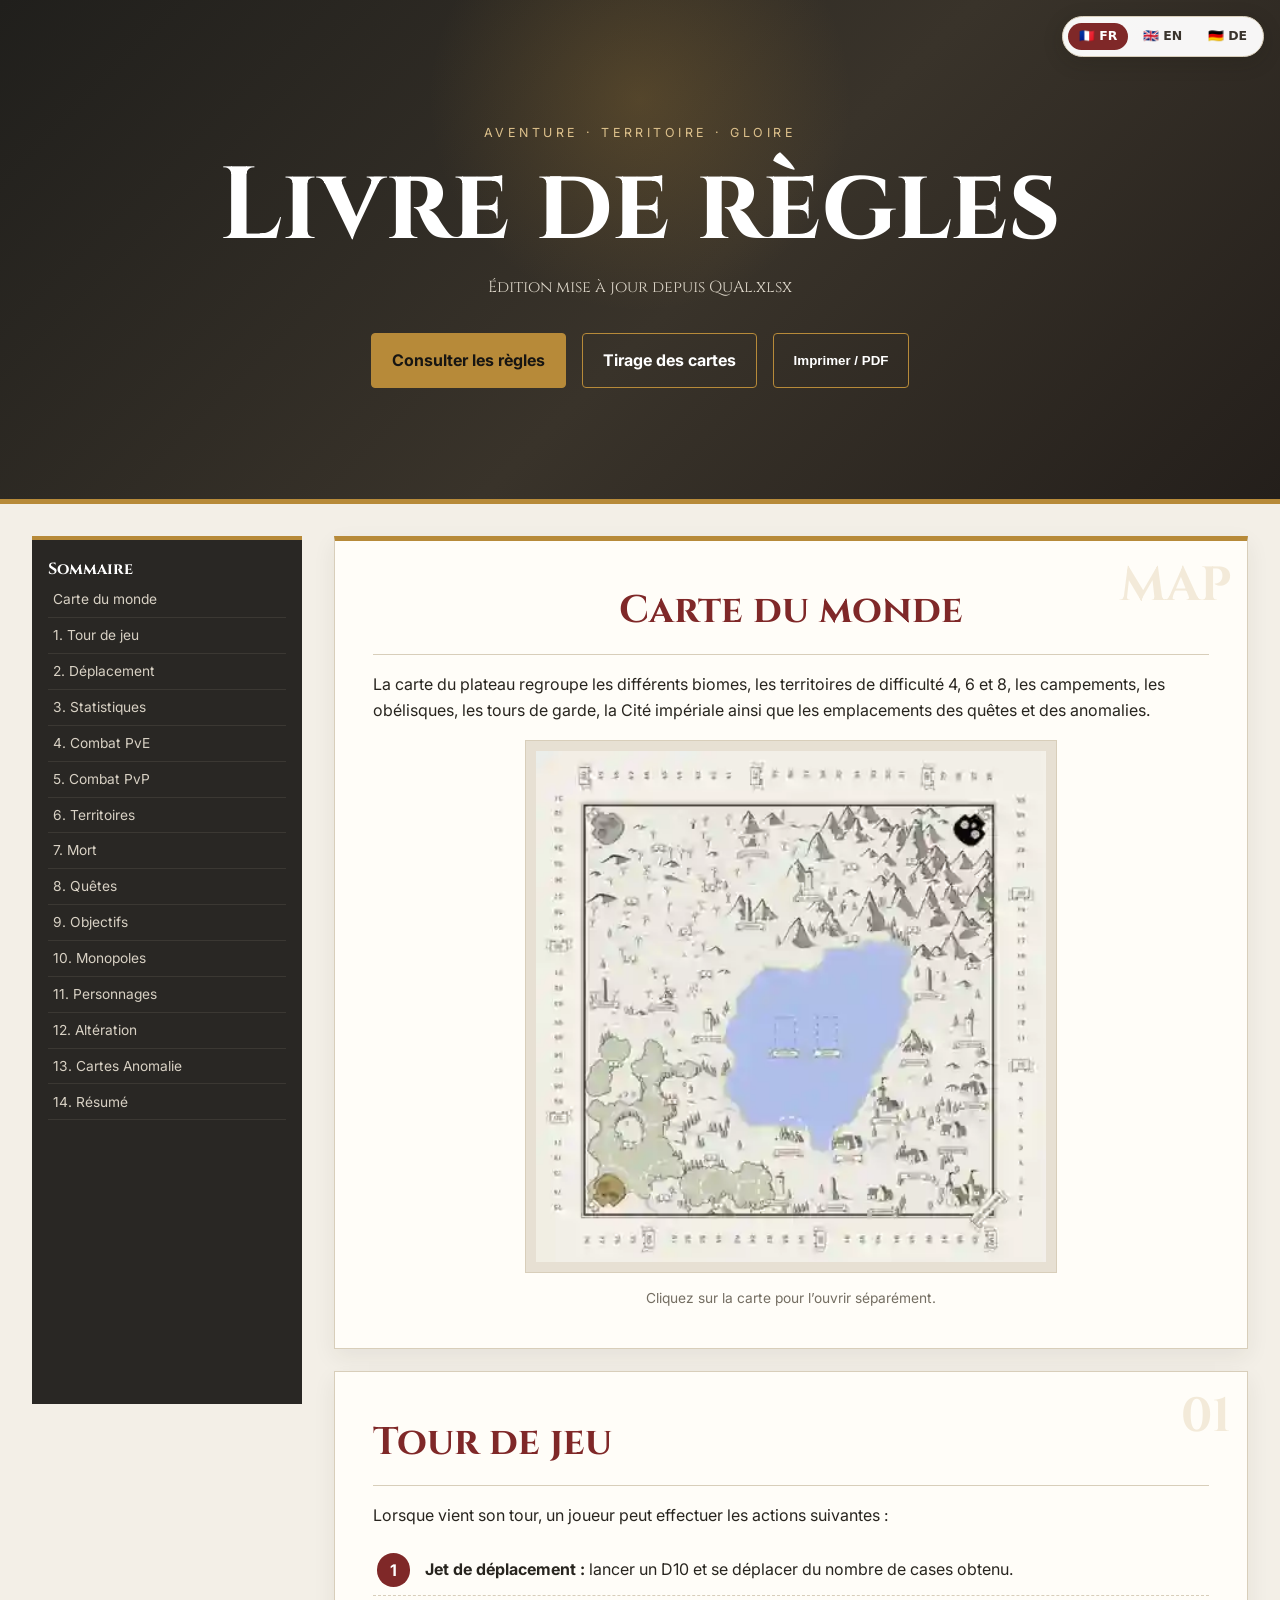
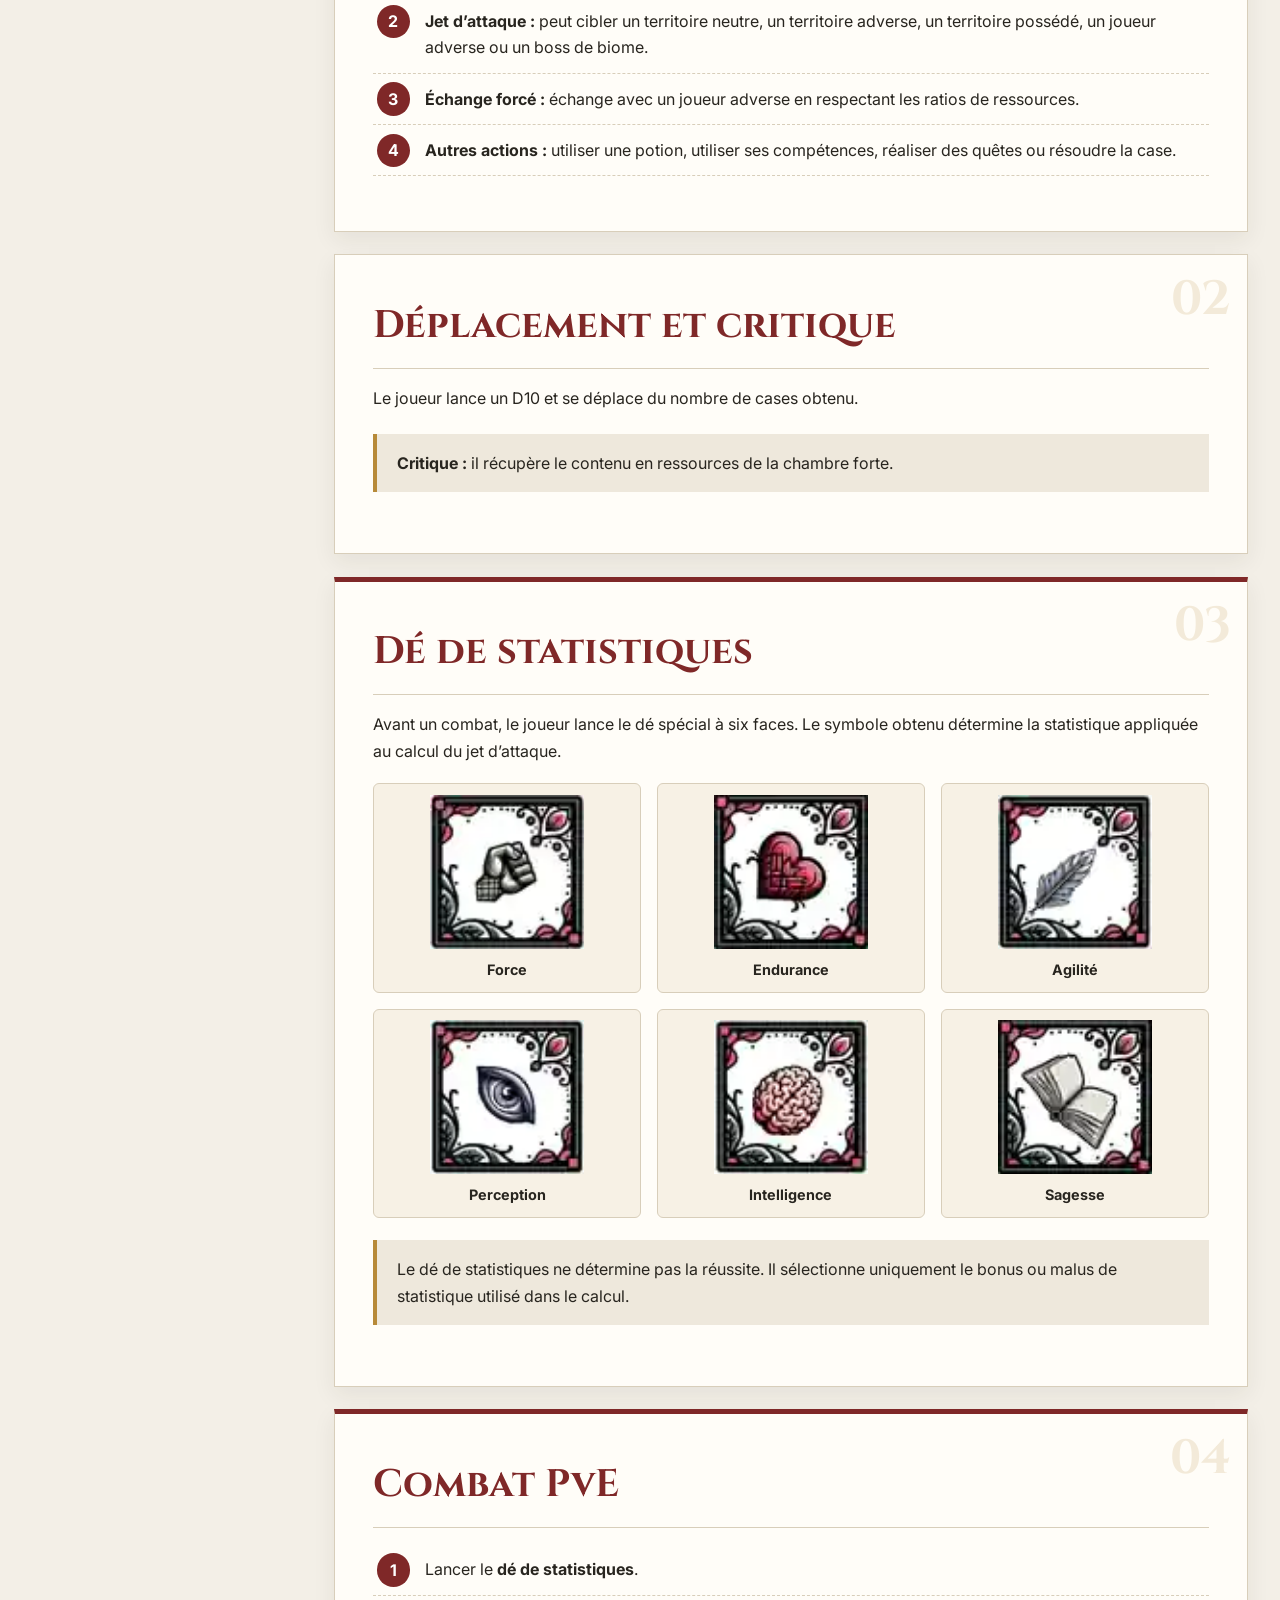
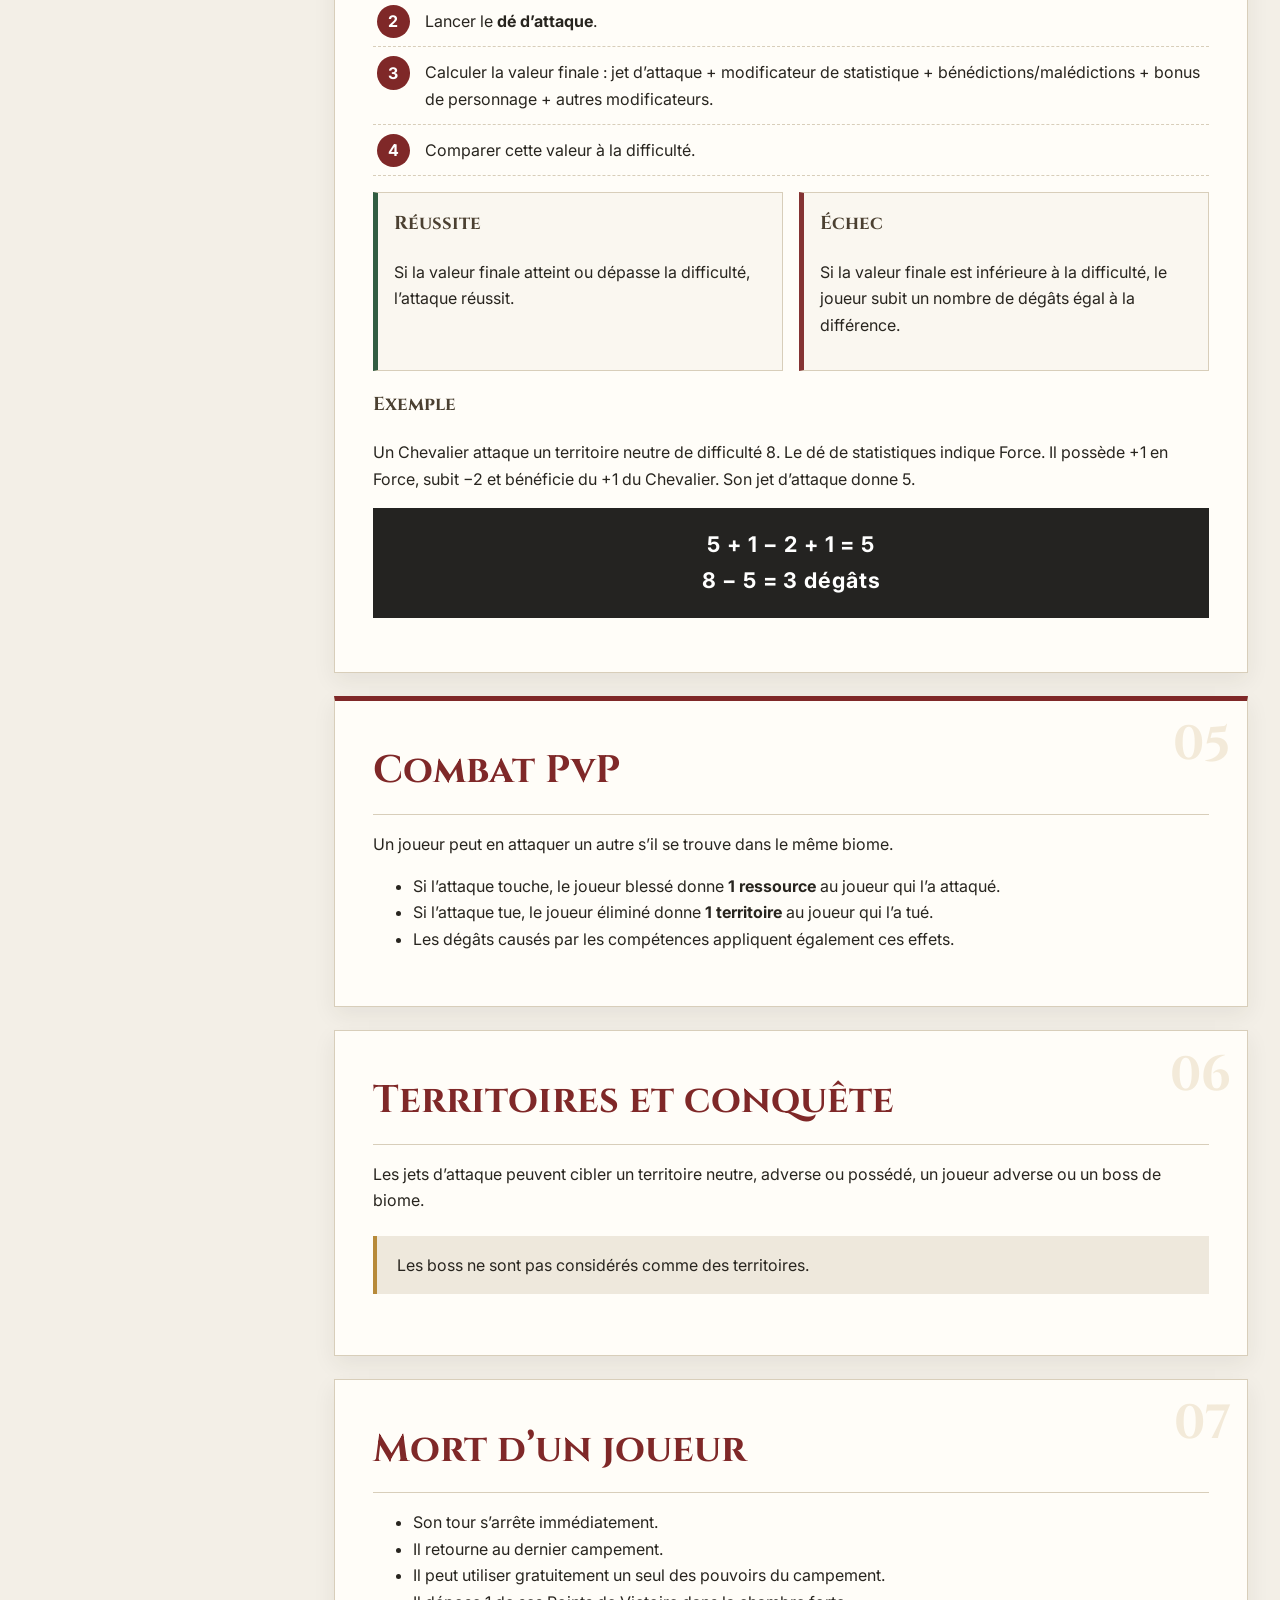
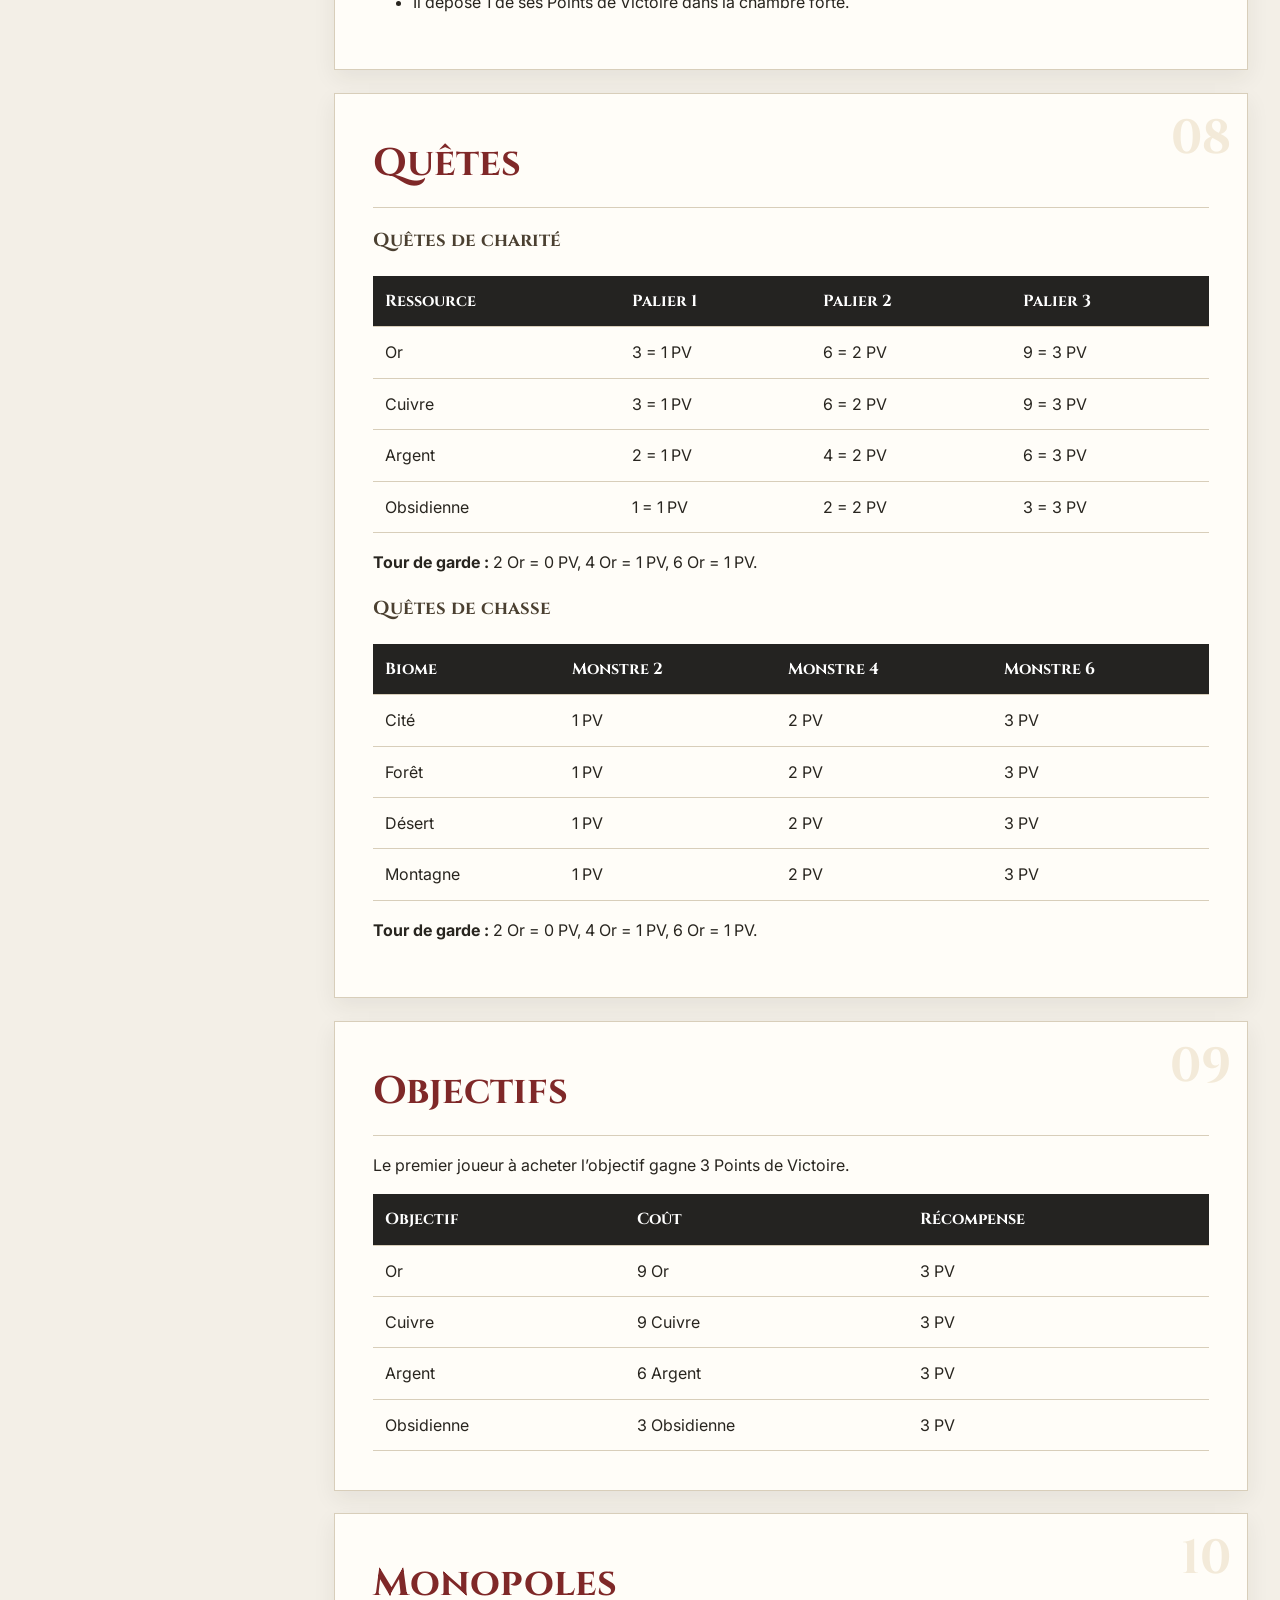
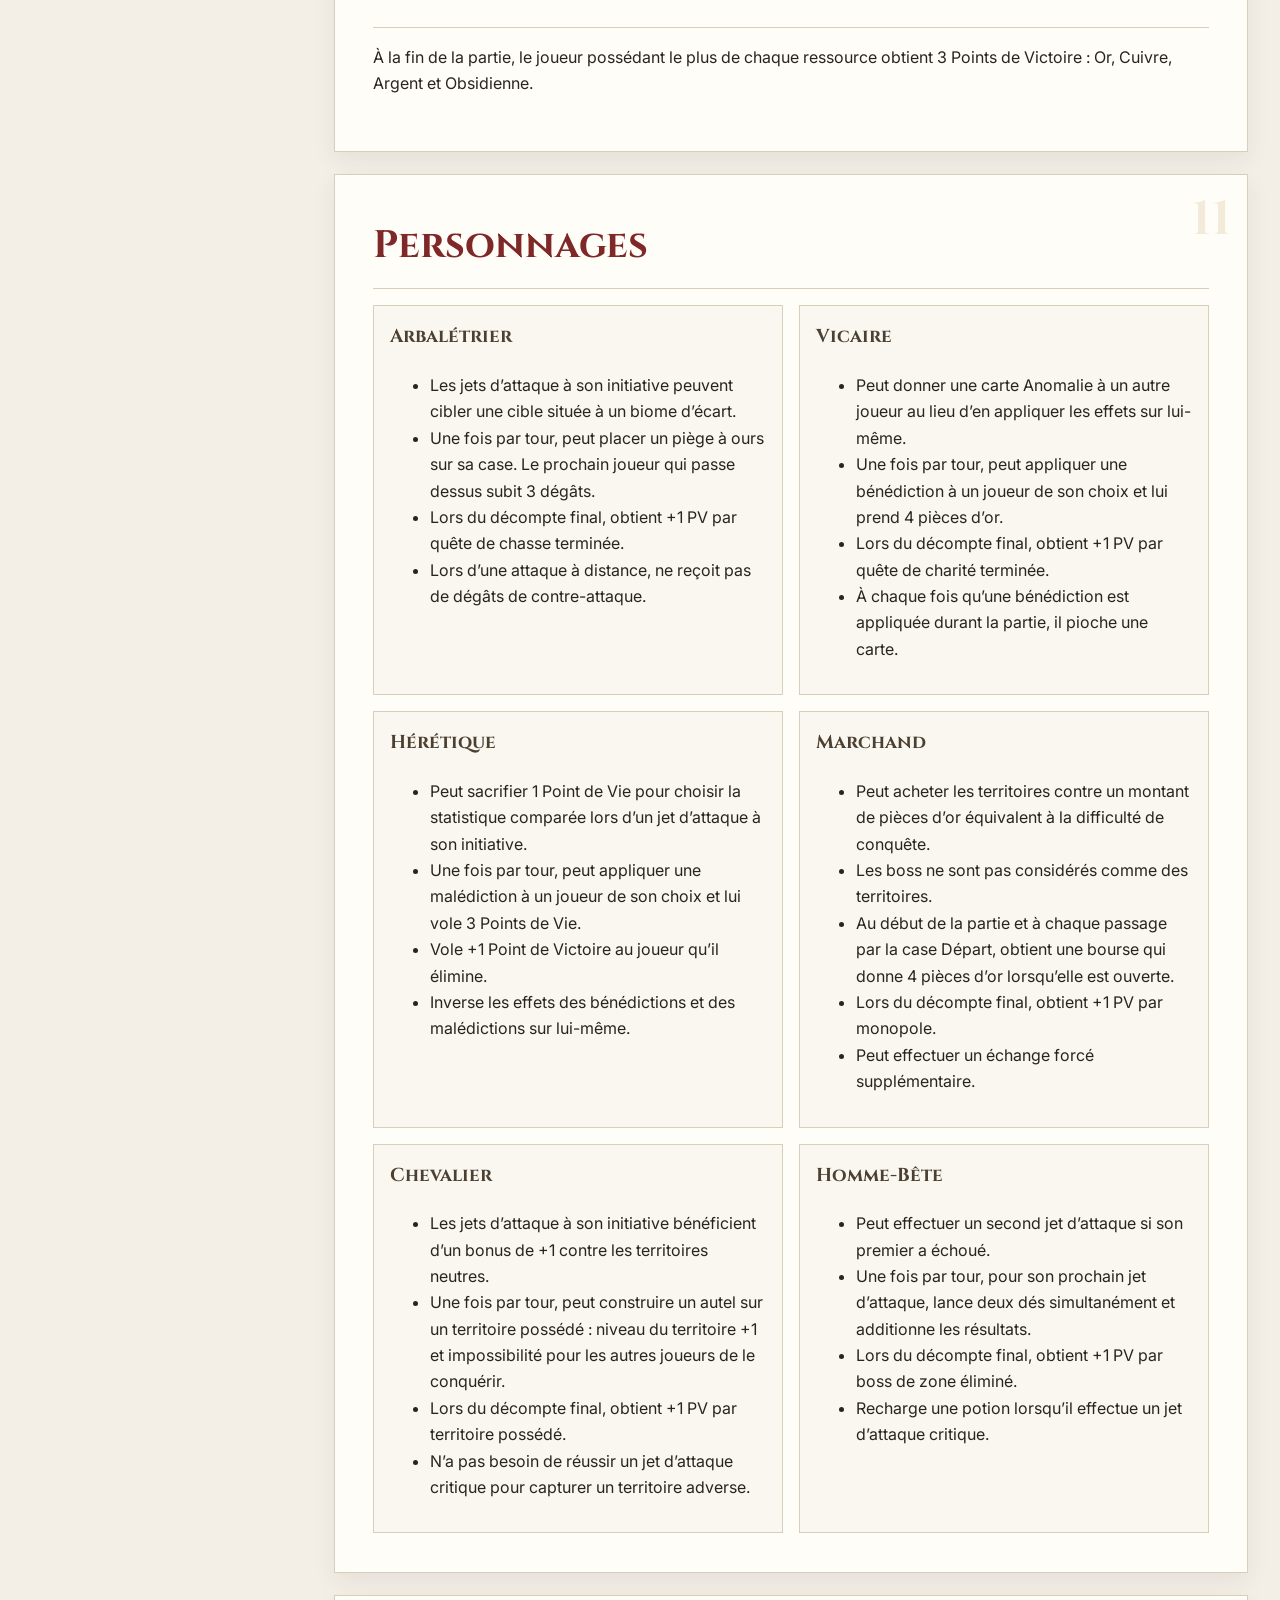
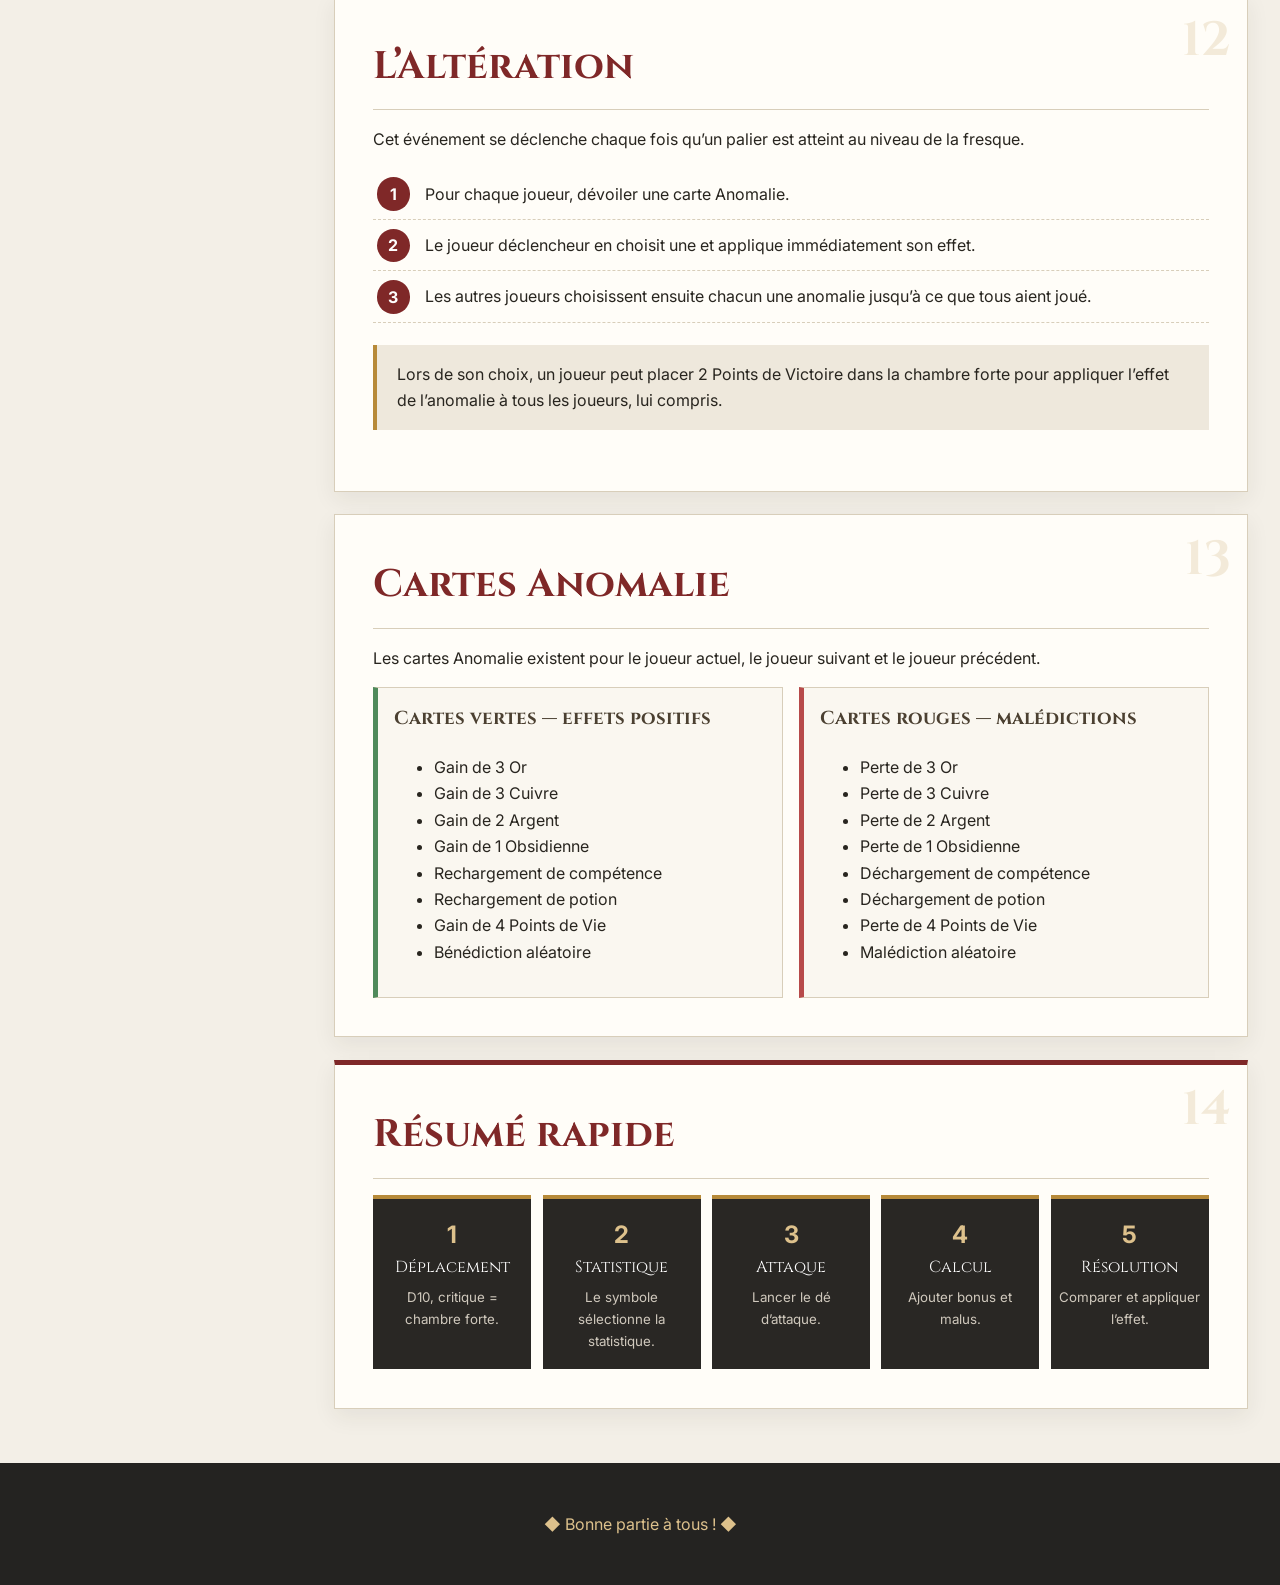
<file: index.html>
<!doctype html>
<html lang="fr">
<head>
  <meta charset="utf-8">
  <meta name="viewport" content="width=device-width, initial-scale=1">
  <meta name="description" content="Livret de règles complet du jeu">
  <title>Livre de règles</title>
  <link rel="stylesheet" href="styles.css">
</head>
<body>
<header class="hero"><div class="hero-inner"><p class="eyebrow">Aventure · Territoire · Gloire</p><h1>Livre de règles</h1><p class="subtitle">Édition mise à jour depuis QuAl.xlsx</p><div class="hero-actions"><a class="button primary" href="#sommaire">Consulter les règles</a><a class="button secondary" href="tirage/">Tirage des cartes</a><button class="button secondary" id="printBtn">Imprimer / PDF</button></div></div></header>
<div class="layout">
<aside class="sidebar" aria-label="Sommaire"><div class="sidebar-head"><strong>Sommaire</strong><button id="menuBtn" aria-label="Afficher ou masquer le sommaire">☰</button></div><nav id="sommaire">
<a href="#tour">1. Tour de jeu</a><a href="#deplacement">2. Déplacement</a><a href="#statistiques">3. Statistiques</a><a href="#pve">4. Combat PvE</a><a href="#pvp">5. Combat PvP</a><a href="#conquete">6. Territoires</a><a href="#mort">7. Mort</a><a href="#quetes">8. Quêtes</a><a href="#objectifs">9. Objectifs</a><a href="#monopoles">10. Monopoles</a><a href="#personnages">11. Personnages</a><a href="#alteration">12. Altération</a><a href="#anomalies">13. Cartes Anomalie</a><a href="#resume">14. Résumé</a>
</nav></aside>
<main>
<section id="tour" class="chapter"><span class="chapter-number">01</span><h2>Tour de jeu</h2><p>Lorsque vient son tour, un joueur peut effectuer les actions suivantes :</p><ol class="steps"><li><strong>Jet de déplacement :</strong> lancer un D10 et se déplacer du nombre de cases obtenu.</li><li><strong>Jet d’attaque :</strong> peut cibler un territoire neutre, un territoire adverse, un territoire possédé, un joueur adverse ou un boss de biome.</li><li><strong>Échange forcé :</strong> échange avec un joueur adverse en respectant les ratios de ressources.</li><li><strong>Autres actions :</strong> utiliser une potion, utiliser ses compétences, réaliser des quêtes ou résoudre la case.</li></ol></section>
<section id="deplacement" class="chapter"><span class="chapter-number">02</span><h2>Déplacement et critique</h2><p>Le joueur lance un D10 et se déplace du nombre de cases obtenu.</p><div class="rule"><strong>Critique :</strong> il récupère le contenu en ressources de la chambre forte.</div></section>
<section id="statistiques" class="chapter highlight"><span class="chapter-number">03</span><h2>Dé de statistiques</h2><p>Avant un combat, le joueur lance le dé spécial à six faces. Le symbole obtenu détermine la statistique appliquée au calcul du jet d’attaque.</p><div class="stats"><div>💪<span>Force</span></div><div>🛡️<span>Endurance</span></div><div>🏃<span>Agilité</span></div><div>👁️<span>Perception</span></div><div>🧠<span>Intelligence</span></div><div>📖<span>Sagesse</span></div></div><div class="rule">Le dé de statistiques ne détermine pas la réussite. Il sélectionne uniquement le bonus ou malus de statistique utilisé dans le calcul.</div></section>
<section id="pve" class="chapter highlight"><span class="chapter-number">04</span><h2>Combat PvE</h2><ol class="steps"><li>Lancer le <strong>dé de statistiques</strong>.</li><li>Lancer le <strong>dé d’attaque</strong>.</li><li>Calculer la valeur finale : jet d’attaque + modificateur de statistique + bénédictions/malédictions + bonus de personnage + autres modificateurs.</li><li>Comparer cette valeur à la difficulté.</li></ol><div class="grid two"><article class="card success"><h3>Réussite</h3><p>Si la valeur finale atteint ou dépasse la difficulté, l’attaque réussit.</p></article><article class="card danger"><h3>Échec</h3><p>Si la valeur finale est inférieure à la difficulté, le joueur subit un nombre de dégâts égal à la différence.</p></article></div><h3>Exemple</h3><p>Un Chevalier attaque un territoire neutre de difficulté 8. Le dé de statistiques indique Force. Il possède +1 en Force, subit −2 et bénéficie du +1 du Chevalier. Son jet d’attaque donne 5.</p><div class="calculation">5 + 1 − 2 + 1 = 5<br>8 − 5 = 3 dégâts</div></section>
<section id="pvp" class="chapter highlight"><span class="chapter-number">05</span><h2>Combat PvP</h2><p>Un joueur peut en attaquer un autre s’il se trouve dans le même biome.</p><ul><li>Si l’attaque touche, le joueur blessé donne <strong>1 ressource</strong> au joueur qui l’a attaqué.</li><li>Si l’attaque tue, le joueur éliminé donne <strong>1 territoire</strong> au joueur qui l’a tué.</li><li>Les dégâts causés par les compétences appliquent également ces effets.</li></ul></section>
<section id="conquete" class="chapter"><span class="chapter-number">06</span><h2>Territoires et conquête</h2><p>Les jets d’attaque peuvent cibler un territoire neutre, adverse ou possédé, un joueur adverse ou un boss de biome.</p><div class="rule">Les boss ne sont pas considérés comme des territoires.</div></section>
<section id="mort" class="chapter"><span class="chapter-number">07</span><h2>Mort d’un joueur</h2><ul><li>Son tour s’arrête immédiatement.</li><li>Il retourne au dernier campement.</li><li>Il peut utiliser gratuitement un seul des pouvoirs du campement.</li><li>Il dépose 1 de ses Points de Victoire dans la chambre forte.</li></ul></section>
<section id="quetes" class="chapter"><span class="chapter-number">08</span><h2>Quêtes</h2><h3>Quêtes de charité</h3><div class="table-wrap"><table><thead><tr><th>Ressource</th><th>Palier 1</th><th>Palier 2</th><th>Palier 3</th></tr></thead><tbody><tr><td>Or</td><td>3 = 1 PV</td><td>6 = 2 PV</td><td>9 = 3 PV</td></tr><tr><td>Cuivre</td><td>3 = 1 PV</td><td>6 = 2 PV</td><td>9 = 3 PV</td></tr><tr><td>Argent</td><td>2 = 1 PV</td><td>4 = 2 PV</td><td>6 = 3 PV</td></tr><tr><td>Obsidienne</td><td>1 = 1 PV</td><td>2 = 2 PV</td><td>3 = 3 PV</td></tr></tbody></table></div><p><strong>Tour de garde :</strong> 2 Or = 0 PV, 4 Or = 1 PV, 6 Or = 1 PV.</p><h3>Quêtes de chasse</h3><div class="table-wrap"><table><thead><tr><th>Biome</th><th>Monstre 2</th><th>Monstre 4</th><th>Monstre 6</th></tr></thead><tbody><tr><td>Cité</td><td>1 PV</td><td>2 PV</td><td>3 PV</td></tr><tr><td>Forêt</td><td>1 PV</td><td>2 PV</td><td>3 PV</td></tr><tr><td>Désert</td><td>1 PV</td><td>2 PV</td><td>3 PV</td></tr><tr><td>Montagne</td><td>1 PV</td><td>2 PV</td><td>3 PV</td></tr></tbody></table></div><p><strong>Tour de garde :</strong> 2 Or = 0 PV, 4 Or = 1 PV, 6 Or = 1 PV.</p></section>
<section id="objectifs" class="chapter"><span class="chapter-number">09</span><h2>Objectifs</h2><p>Le premier joueur à acheter l’objectif gagne 3 Points de Victoire.</p><div class="table-wrap"><table><thead><tr><th>Objectif</th><th>Coût</th><th>Récompense</th></tr></thead><tbody><tr><td>Or</td><td>9 Or</td><td>3 PV</td></tr><tr><td>Cuivre</td><td>9 Cuivre</td><td>3 PV</td></tr><tr><td>Argent</td><td>6 Argent</td><td>3 PV</td></tr><tr><td>Obsidienne</td><td>3 Obsidienne</td><td>3 PV</td></tr></tbody></table></div></section>
<section id="monopoles" class="chapter"><span class="chapter-number">10</span><h2>Monopoles</h2><p>À la fin de la partie, le joueur possédant le plus de chaque ressource obtient 3 Points de Victoire : Or, Cuivre, Argent et Obsidienne.</p></section>
<section id="personnages" class="chapter"><span class="chapter-number">11</span><h2>Personnages</h2><div class="characters">
<article class="character"><h3>Arbalétrier</h3><ul><li>Les jets d’attaque à son initiative peuvent cibler une cible située à un biome d’écart.</li><li>Une fois par tour, peut placer un piège à ours sur sa case. Le prochain joueur qui passe dessus subit 3 dégâts.</li><li>Lors du décompte final, obtient +1 PV par quête de chasse terminée.</li><li>Lors d’une attaque à distance, ne reçoit pas de dégâts de contre-attaque.</li></ul></article>
<article class="character"><h3>Vicaire</h3><ul><li>Peut donner une carte Anomalie à un autre joueur au lieu d’en appliquer les effets sur lui-même.</li><li>Une fois par tour, peut appliquer une bénédiction à un joueur de son choix et lui prend 4 pièces d’or.</li><li>Lors du décompte final, obtient +1 PV par quête de charité terminée.</li><li>À chaque fois qu’une bénédiction est appliquée durant la partie, il pioche une carte.</li></ul></article>
<article class="character"><h3>Hérétique</h3><ul><li>Peut sacrifier 1 Point de Vie pour choisir la statistique comparée lors d’un jet d’attaque à son initiative.</li><li>Une fois par tour, peut appliquer une malédiction à un joueur de son choix et lui vole 3 Points de Vie.</li><li>Vole +1 Point de Victoire au joueur qu’il élimine.</li><li>Inverse les effets des bénédictions et des malédictions sur lui-même.</li></ul></article>
<article class="character"><h3>Marchand</h3><ul><li>Peut acheter les territoires contre un montant de pièces d’or équivalent à la difficulté de conquête.</li><li>Les boss ne sont pas considérés comme des territoires.</li><li>Au début de la partie et à chaque passage par la case Départ, obtient une bourse qui donne 4 pièces d’or lorsqu’elle est ouverte.</li><li>Lors du décompte final, obtient +1 PV par monopole.</li><li>Peut effectuer un échange forcé supplémentaire.</li></ul></article>
<article class="character"><h3>Chevalier</h3><ul><li>Les jets d’attaque à son initiative bénéficient d’un bonus de +1 contre les territoires neutres.</li><li>Une fois par tour, peut construire un autel sur un territoire possédé : niveau du territoire +1 et impossibilité pour les autres joueurs de le conquérir.</li><li>Lors du décompte final, obtient +1 PV par territoire possédé.</li><li>N’a pas besoin de réussir un jet d’attaque critique pour capturer un territoire adverse.</li></ul></article>
<article class="character"><h3>Homme-Bête</h3><ul><li>Peut effectuer un second jet d’attaque si son premier a échoué.</li><li>Une fois par tour, pour son prochain jet d’attaque, lance deux dés simultanément et additionne les résultats.</li><li>Lors du décompte final, obtient +1 PV par boss de zone éliminé.</li><li>Recharge une potion lorsqu’il effectue un jet d’attaque critique.</li></ul></article>
</div></section>
<section id="alteration" class="chapter"><span class="chapter-number">12</span><h2>L’Altération</h2><p>Cet événement se déclenche chaque fois qu’un palier est atteint au niveau de la fresque.</p><ol class="steps"><li>Pour chaque joueur, dévoiler une carte Anomalie.</li><li>Le joueur déclencheur en choisit une et applique immédiatement son effet.</li><li>Les autres joueurs choisissent ensuite chacun une anomalie jusqu’à ce que tous aient joué.</li></ol><div class="rule">Lors de son choix, un joueur peut placer 2 Points de Victoire dans la chambre forte pour appliquer l’effet de l’anomalie à tous les joueurs, lui compris.</div></section>
<section id="anomalies" class="chapter"><span class="chapter-number">13</span><h2>Cartes Anomalie</h2><p>Les cartes Anomalie existent pour le joueur actuel, le joueur suivant et le joueur précédent.</p><div class="grid two"><article class="card anomaly-good"><h3>Cartes vertes — effets positifs</h3><ul><li>Gain de 3 Or</li><li>Gain de 3 Cuivre</li><li>Gain de 2 Argent</li><li>Gain de 1 Obsidienne</li><li>Rechargement de compétence</li><li>Rechargement de potion</li><li>Gain de 4 Points de Vie</li><li>Bénédiction aléatoire</li></ul></article><article class="card anomaly-bad"><h3>Cartes rouges — malédictions</h3><ul><li>Perte de 3 Or</li><li>Perte de 3 Cuivre</li><li>Perte de 2 Argent</li><li>Perte de 1 Obsidienne</li><li>Déchargement de compétence</li><li>Déchargement de potion</li><li>Perte de 4 Points de Vie</li><li>Malédiction aléatoire</li></ul></article></div></section>
<section id="resume" class="chapter highlight"><span class="chapter-number">14</span><h2>Résumé rapide</h2><div class="combat-flow"><div><b>1</b><span>Déplacement</span><small>D10, critique = chambre forte.</small></div><div><b>2</b><span>Statistique</span><small>Le symbole sélectionne la statistique.</small></div><div><b>3</b><span>Attaque</span><small>Lancer le dé d’attaque.</small></div><div><b>4</b><span>Calcul</span><small>Ajouter bonus et malus.</small></div><div><b>5</b><span>Résolution</span><small>Comparer et appliquer l’effet.</small></div></div></section>
</main></div><footer><p>◆ Bonne partie à tous ! ◆</p></footer><script src="script.js"></script></body></html>
</file>
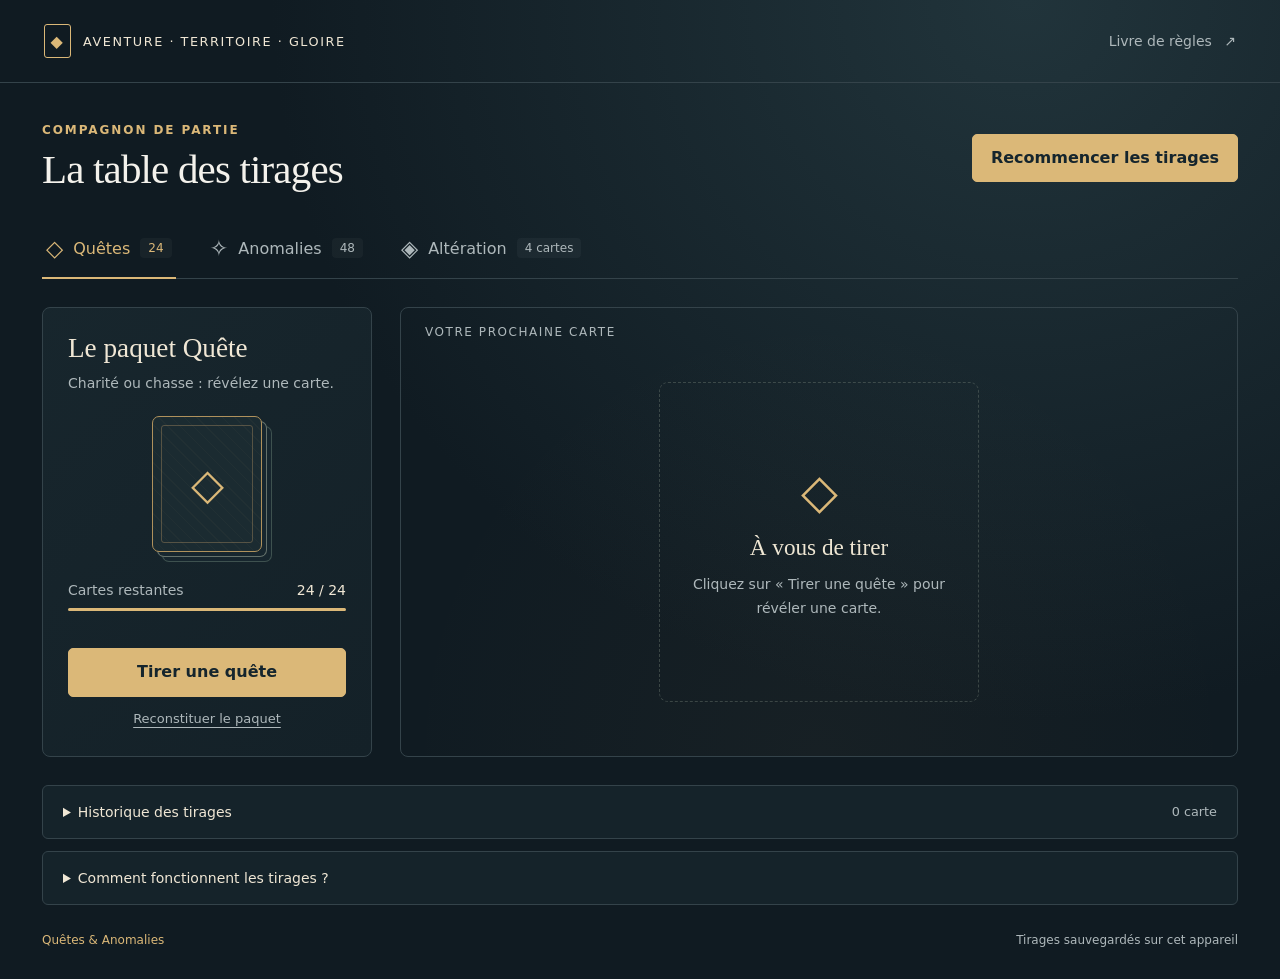
<file: tirage/index.html>
<!doctype html>
<html lang="fr">
<head>
  <meta charset="utf-8">
  <meta name="viewport" content="width=device-width, initial-scale=1">
  <meta name="theme-color" content="#111e24">
  <meta name="description" content="Piochez vos cartes Quête et Anomalie et résolvez l’Altération selon le nombre de joueurs, à partir du livre de règles.">
  <title>La table des tirages · Quêtes & Anomalies</title>
  <link rel="icon" type="image/svg+xml" href="data:image/svg+xml,%3Csvg xmlns='http://www.w3.org/2000/svg' viewBox='0 0 32 32'%3E%3Crect width='32' height='32' rx='7' fill='%23111e24'/%3E%3Crect x='8' y='4' width='17' height='24' rx='3' fill='none' stroke='%23d8b477' stroke-width='2'/%3E%3Cpath d='M16.5 10 21 16l-4.5 6L12 16Z' fill='%23d8b477'/%3E%3C/svg%3E">
  <link rel="stylesheet" href="style.css?v=2">
  <script type="module" src="app.mjs?v=3"></script>
</head>
<body>
  <header class="topbar">
    <a class="brand" href="../" aria-label="Ouvrir le livre de règles"><span class="brand-mark" aria-hidden="true">◆</span><span>Aventure · Territoire · Gloire</span></a>
    <a href="../" class="book-link">Livre de règles <span aria-hidden="true">↗</span></a>
  </header>
  <main class="shell">
    <div class="page-title"><div><p class="eyebrow">Compagnon de partie</p><h1>La table des tirages</h1></div><button id="restart-draws" class="primary-button restart-button" type="button">Recommencer les tirages</button></div>
    <nav class="mode-tabs" role="tablist" aria-label="Type de tirage">
      <button id="tab-quete" role="tab" aria-controls="play-area" aria-selected="true" data-mode="quete"><span aria-hidden="true">◇</span> Quêtes <small id="quest-count">24</small></button>
      <button id="tab-anomalie" role="tab" aria-controls="play-area" aria-selected="false" tabindex="-1" data-mode="anomalie"><span aria-hidden="true">✧</span> Anomalies <small id="anomaly-count">48</small></button>
      <button id="tab-alteration" role="tab" aria-controls="play-area" aria-selected="false" tabindex="-1" data-mode="alteration"><span aria-hidden="true">◈</span> Altération <small id="event-count">4 cartes</small></button>
    </nav>
    <section id="play-area" role="tabpanel" aria-labelledby="tab-quete" tabindex="0"></section>
    <section class="bottom-section">
      <details class="journal" id="journal"><summary>Historique des tirages <span id="history-count">0 carte</span></summary><div id="history-list"></div></details>
      <details class="help"><summary>Comment fonctionnent les tirages ?</summary><div class="help-content">
        <h2>Tirer les cartes</h2><p>Ouvrez Quêtes ou Anomalies et cliquez sur le bouton de tirage. Dans Altération, indiquez le nombre de joueurs pour révéler autant d’anomalies en une fois. Vous pouvez enchaîner les tirages librement.</p>
        <p>Les mentions « joueur actuel », « joueur suivant » et « joueur précédent » sont celles des cartes. Vous appliquez les effets directement autour de la table.</p>
        <h2>Composition des paquets</h2><p>Le livret ne précise pas le nombre d’exemplaires. L’application utilise <strong>48 anomalies</strong> : 16 effets × 3 cibles, et <strong>24 quêtes</strong> : 12 de charité et 12 de chasse. Chaque combinaison a un exemplaire et la même probabilité de sortie.</p>
        <p>La pioche Anomalie est commune aux tirages individuels et à l’Altération. Les tirages se font <strong>sans remise</strong>. Le bouton « Reconstituer le paquet » remet toutes les cartes de ce paquet en jeu, après confirmation.</p>
        <p>Le livret actuel ne chiffre pas les paliers de la fresque : déclenchez l’Altération manuellement quand un palier est atteint. Les coûts et récompenses affichés sont ceux du livret, sans effet supplémentaire.</p>
        <p>Les tirages sont enregistrés uniquement dans ce navigateur. Ils ne sont pas synchronisés entre appareils. Le journal conserve les 200 dernières opérations.</p>
        <a href="https://github.com/kitout3/livre-de-regle/blob/fa0b3f6062b680fd73b447af3642576746ec080a/index.html" target="_blank" rel="noopener">Consulter la version des règles utilisée</a>
      </div></details>
    </section>
    <footer class="footer"><span>Quêtes & Anomalies</span><span id="save-state">Tirages sauvegardés sur cet appareil</span></footer>
  </main>
  <div id="status" class="toast" role="status" aria-live="polite"></div>
  <dialog id="action-dialog" aria-labelledby="dialog-title"><div class="dialog-body"><p class="eyebrow" id="dialog-eyebrow">La table des tirages</p><h2 id="dialog-title"></h2><div id="dialog-content"></div><div class="dialog-actions"><button id="dialog-cancel" class="quiet-button">Annuler</button><button id="dialog-confirm" class="primary-button">Confirmer</button></div></div></dialog>
  <noscript>Activez JavaScript dans votre navigateur pour tirer les cartes.</noscript>
</body>
</html>
</file>
<file: styles.css>
@import url('https://fonts.googleapis.com/css2?family=Cinzel:wght@500;600;700&family=Inter:wght@400;500;600;700&display=swap');
:root{--bg:#f3efe7;--paper:#fffdf8;--ink:#28251f;--muted:#746e62;--line:#d8ceba;--red:#7f2828;--gold:#b78a39;--dark:#242321;--green:#315d42;--danger:#843333}
*{box-sizing:border-box}html{scroll-behavior:smooth}body{margin:0;background:var(--bg);color:var(--ink);font-family:Inter,system-ui,sans-serif;line-height:1.65}p,li,td,dd,.rule,.card,.character,.event{font-family:Inter,system-ui,sans-serif}h1,h2,h3,h4,h5,h6,.sidebar-head,th,.chapter-number,.combat-flow span,footer{font-family:Cinzel,serif}
.hero{min-height:56vh;display:grid;place-items:center;text-align:center;color:white;background:radial-gradient(circle at 50% 20%,rgba(183,138,57,.25),transparent 28%),linear-gradient(135deg,#201f1c,#39332a 55%,#241f1b);border-bottom:5px solid var(--gold)}
.hero-inner{padding:3rem 1rem}.eyebrow{text-transform:uppercase;letter-spacing:.28em;color:#ddc18c;font-size:.78rem}.hero h1{font-size:clamp(3rem,8vw,6.5rem);margin:.3rem 0;line-height:1}.subtitle{font-family:Cinzel,serif;color:#d9d2c5}
.hero-actions{display:flex;justify-content:center;gap:1rem;margin-top:2rem;flex-wrap:wrap}.button{border:1px solid var(--gold);padding:.85rem 1.25rem;border-radius:4px;font-weight:700;cursor:pointer;text-decoration:none}.primary{background:var(--gold);color:#171512}.secondary{background:transparent;color:white}
.layout{max-width:1360px;margin:auto;display:grid;grid-template-columns:270px minmax(0,1fr);gap:2rem;padding:2rem}
.sidebar{position:sticky;top:1rem;height:calc(100vh - 2rem);overflow:auto;background:#292724;color:white;border-top:4px solid var(--gold);padding:1rem}.sidebar-head{display:flex;justify-content:space-between}.sidebar a{display:block;color:#d8d1c4;text-decoration:none;padding:.38rem .3rem;border-bottom:1px solid #3b3833;font-size:.86rem}.sidebar a:hover{color:white;padding-left:.6rem}.sidebar button{display:none}
main{min-width:0}.chapter{position:relative;background:var(--paper);border:1px solid var(--line);box-shadow:0 8px 22px rgba(49,42,29,.07);padding:clamp(1.3rem,3vw,3rem);margin-bottom:1.4rem;scroll-margin-top:1rem}.chapter h2{color:var(--red);font-size:clamp(1.55rem,3vw,2.5rem);margin:0 0 1rem;border-bottom:1px solid var(--line);padding-bottom:.7rem}.chapter h3{color:#4b4031}.chapter-number{position:absolute;right:1rem;top:.3rem;font-size:3rem;color:rgba(183,138,57,.16);font-weight:700}.highlight{border-top:5px solid var(--red)}
.rule{margin:1.4rem 0;padding:1rem 1.2rem;background:#eee8dc;border-left:4px solid var(--gold)}.grid{display:grid;gap:1rem}.grid.two{grid-template-columns:repeat(2,minmax(0,1fr))}.card,.character,.event{border:1px solid var(--line);background:#faf7f0;padding:1rem}.card h3,.character h3,.event h3{margin-top:0}.success{border-left:5px solid var(--green)}.danger{border-left:5px solid var(--danger)}
.anomaly-good,.anomaly-bad{border:1px solid var(--line);background:#faf7f0}.anomaly-good{border-left:5px solid #4f8a5b}.anomaly-bad{border-left:5px solid #b74a4a}.anomaly-good h3,.anomaly-bad h3{color:#4b4031}
table{width:100%;border-collapse:collapse}th,td{padding:.75rem;text-align:left;border-bottom:1px solid var(--line)}th{background:var(--dark);color:white}.total{font-weight:700;background:#eee8dc}.table-wrap{overflow:auto}
.steps{counter-reset:item;list-style:none;padding:0}.steps li{position:relative;padding:.75rem .5rem .75rem 3.2rem;border-bottom:1px dashed var(--line)}.steps li:before{counter-increment:item;content:counter(item);position:absolute;left:.2rem;top:.55rem;width:2.1rem;height:2.1rem;border-radius:50%;display:grid;place-items:center;background:var(--red);color:white;font-weight:700}
.stats{display:grid;grid-template-columns:repeat(6,1fr);gap:.7rem;margin:1.2rem 0}.stats div{display:grid;place-items:center;gap:.3rem;padding:1rem .3rem;border:1px solid var(--line);background:#f7f1e5;font-size:1.7rem}.stats span{font-size:.8rem;font-weight:700}
.calculation{text-align:center;background:var(--dark);color:white;padding:1.2rem;font-size:1.35rem;font-weight:700;letter-spacing:.04em;margin:1rem 0}
.characters{display:grid;grid-template-columns:repeat(2,minmax(0,1fr));gap:1rem}.event{margin:1rem 0;border-left:4px solid var(--red)}
.combat-flow{display:grid;grid-template-columns:repeat(5,1fr);gap:.7rem}.combat-flow div{background:#292724;color:white;text-align:center;padding:1rem .5rem;border-top:4px solid var(--gold)}.combat-flow b{display:block;font-size:1.5rem;color:#ddc18c}.combat-flow span{display:block}.combat-flow small{display:block;color:#d0c9bd;margin-top:.4rem}
dl{display:grid;grid-template-columns:220px 1fr;margin:0}dt,dd{margin:0;padding:.8rem;border-bottom:1px solid var(--line)}dt{font-weight:700;color:var(--red)}
footer{text-align:center;padding:2rem;background:#242321;color:#ddc18c}
@media(max-width:900px){.layout{display:block;padding:0}.sidebar{position:sticky;top:0;height:auto;z-index:5}.sidebar nav{display:none;max-height:55vh;overflow:auto}.sidebar.open nav{display:block}.sidebar button{display:block;background:none;border:0;color:white;font-size:1.2rem}.chapter{margin:0;border-width:0 0 1px}.grid.two,.characters{grid-template-columns:1fr}.stats{grid-template-columns:repeat(3,1fr)}.combat-flow{grid-template-columns:1fr 1fr}.hero{min-height:45vh}}
@media print{.hero{min-height:auto;padding:2rem}.hero-actions,.sidebar{display:none}.layout{display:block;padding:0}.chapter{box-shadow:none;break-inside:avoid;border:0;border-bottom:1px solid #bbb}.chapter-number{color:#ddd}body{background:white}.combat-flow{grid-template-columns:repeat(5,1fr)}}
.language-switcher{position:fixed;top:1rem;right:1rem;z-index:1000;display:flex;gap:.3rem;padding:.35rem;background:rgba(255,255,255,.96);border:1px solid var(--line);border-radius:999px;box-shadow:0 5px 20px rgba(30,25,18,.18)}
.language-switcher button{border:0;background:transparent;color:#3a342d;padding:.48rem .65rem;border-radius:999px;font:700 .78rem/1 system-ui,sans-serif;cursor:pointer;transition:background .2s,color .2s}
.language-switcher button:hover{background:#eee5d5}.language-switcher button.active{background:var(--red);color:#fff}
@media(max-width:700px){.language-switcher{top:.55rem;right:.55rem}.hero{padding-top:5rem}.language-switcher button{padding:.45rem .55rem}}
@media print{.language-switcher{display:none!important}}
</file>
<file: tirage/style.css>
:root{color-scheme:dark;--bg:#101b22;--surface:#17262e;--line:#34434a;--gold:#dbb878;--cream:#f0e7d5;--muted:#aeb8bb;--ink:#253235;--green:#367657;--red:#b65048;font-family:Inter,system-ui,-apple-system,BlinkMacSystemFont,"Segoe UI",sans-serif;font-size:16px}
*{box-sizing:border-box}body{margin:0;background:radial-gradient(ellipse at 80% 0%,#21343b 0,transparent 52%),var(--bg);color:#f4f2ec;min-height:100vh}button,input,select{font:inherit}button,a,input,select,summary{-webkit-tap-highlight-color:transparent}button{cursor:pointer}button:disabled{opacity:.45;cursor:not-allowed}a{color:inherit;text-decoration:none}a:hover{text-decoration:underline}button:focus-visible,a:focus-visible,input:focus-visible,select:focus-visible,summary:focus-visible,[tabindex]:focus-visible{outline:3px solid var(--gold);outline-offset:4px}button{border:0}h1,h2,h3,p{margin:0}h1,h2,h3{font-family:Georgia,"Times New Roman",serif;font-weight:400}button,input,select{min-height:44px}button{transition:background .15s,transform .15s}button:active:not(:disabled){transform:translateY(1px)}.topbar{max-width:1400px;margin:auto;display:flex;align-items:center;justify-content:space-between;gap:24px;padding:24px 44px;border-bottom:1px solid var(--line)}.brand{display:flex;align-items:center;gap:12px;font-size:.8rem;letter-spacing:.12em;text-transform:uppercase;color:var(--cream)}.brand-mark{display:grid;place-items:center;border:1px solid var(--gold);border-radius:3px;width:27px;height:34px;color:var(--gold);font-size:1rem}.book-link{font-size:.875rem;color:var(--muted)}.book-link span{margin-left:8px}.shell{max-width:1260px;padding:40px 32px 20px;margin:auto}.page-title{display:flex;align-items:center;justify-content:space-between;gap:16px;margin-bottom:30px}.eyebrow{font-size:.75rem;text-transform:uppercase;letter-spacing:.16em;font-weight:600;color:var(--gold);margin-bottom:9px}h1{font-size:clamp(2rem,3.2vw,2.8rem);letter-spacing:-.02em;line-height:1.15}.quiet-button{padding:10px 15px;border:1px solid #465359;background:transparent;color:var(--cream);border-radius:5px;font-size:.875rem}.quiet-button:hover:not(:disabled){background:#ffffff09;border-color:#bfa270}.table-settings{display:flex;align-items:center;gap:24px;padding:18px 22px;background:#17262ebb;border:1px solid var(--line);border-radius:8px}.setting label{display:block;font-size:.875rem;color:#c5cbcb;margin-bottom:8px}.stepper{display:flex;width:138px;border:1px solid #506068;border-radius:5px;overflow:hidden}.stepper button{background:#ffffff05;color:var(--cream);width:42px;flex-shrink:0;font-size:1.2rem}.stepper input{min-width:0;width:54px;text-align:center;border:0;background:transparent;color:#fff;appearance:textfield;-moz-appearance:textfield}.stepper input::-webkit-outer-spin-button,.stepper input::-webkit-inner-spin-button{-webkit-appearance:none;margin:0}.current-player{min-width:210px}.current-player select{width:100%;max-width:350px;background:#101b22;border:1px solid #506068;color:#f3f1e9;padding:8px 34px 8px 12px;border-radius:5px}.settings-button{align-self:flex-end;margin-bottom:0}.save-state{margin-left:auto;color:var(--muted);font-size:.8rem;line-height:1.65;text-align:right}.mode-tabs{display:flex;gap:30px;border-bottom:1px solid var(--line);margin:28px 0 28px}.mode-tabs button{display:flex;align-items:center;gap:10px;color:var(--muted);padding:14px 4px 17px;background:transparent;border-bottom:2px solid transparent;margin-bottom:-1px;font-size:1rem}.mode-tabs button>span{font-size:1.4rem;line-height:1}.mode-tabs button[aria-selected=true]{color:var(--gold);border-bottom-color:var(--gold)}.mode-tabs small{font-size:.75rem;padding:3px 8px;border-radius:4px;background:#ffffff09;white-space:nowrap}#play-area:focus{outline:none}.draw-layout{display:grid;grid-template-columns:330px 1fr;min-height:450px;gap:28px}.draw-console{border:1px solid var(--line);border-radius:8px;padding:25px;background:linear-gradient(140deg,#21343b70,#142128);display:flex;flex-direction:column;align-items:flex-start}.console-title{font-size:1.7rem;color:var(--cream);margin-bottom:8px}.console-description{line-height:1.6;color:var(--muted);font-size:.875rem}.deck-icon{width:110px;height:136px;border:1px solid #af915c;border-radius:7px;margin:22px auto;display:grid;place-items:center;position:relative;color:var(--gold);background:repeating-linear-gradient(45deg,transparent,transparent 8px,#dbb87808 8px,#dbb87808 9px),#1b2b31;box-shadow:5px 5px 0 -1px #17262e,5px 5px 0 0 #64716b,10px 10px 0 -1px #17262e,10px 10px 0 0 #3e514f}.deck-icon::before{content:"";position:absolute;inset:8px;border:1px solid #a1865e70;border-radius:3px}.deck-icon span{font-family:Georgia,serif;font-size:2.7rem}.deck-state{font-size:.875rem;width:100%;display:flex;justify-content:space-between;color:var(--muted);margin:8px 0 10px}.deck-state b{font-weight:500;color:var(--cream)}.deck-track{width:100%;height:3px;background:#35434a;margin-bottom:18px;border-radius:3px;overflow:hidden}.deck-track i{display:block;background:var(--gold);height:100%}.primary-button{background:var(--gold);color:#15252d;border:1px solid var(--gold);border-radius:5px;font-weight:650;padding:12px 18px;line-height:1.4}.primary-button:hover:not(:disabled){background:#eccd96}.draw-console .primary-button{width:100%;margin-top:auto}.text-button{font-size:.8125rem;color:var(--muted);background:transparent;padding:12px 2px;min-height:44px;text-decoration:underline;text-underline-offset:4px}.draw-console .text-button{align-self:center;margin-bottom:-10px}.draw-stage{border:1px solid var(--line);border-radius:8px;position:relative;display:flex;align-items:center;justify-content:center;padding:45px 24px 25px;min-width:0;background:radial-gradient(ellipse at 50% 100%,#b3915d0b,transparent 70%)}.stage-label{position:absolute;left:24px;top:17px;font-size:.75rem;text-transform:uppercase;letter-spacing:.13em;color:var(--muted)}.empty-card{height:320px;max-width:320px;width:100%;border:1px dashed #76837966;border-radius:9px;text-align:center;padding:40px 24px;display:flex;flex-direction:column;align-items:center;justify-content:center}.empty-card .empty-symbol{font-family:Georgia,serif;font-size:3rem;color:var(--gold);margin-bottom:15px}.empty-card h3{font-size:1.45rem;margin-bottom:12px;color:#eee6d3}.empty-card p{color:var(--muted);font-size:.875rem;line-height:1.7}.game-card{color:var(--ink);background:var(--cream);border:2px solid #b1905e;border-radius:9px;padding:24px;box-shadow:0 10px 25px #0003;position:relative;min-width:0;display:flex;flex-direction:column;align-items:stretch}.single-card{width:100%;max-width:400px;min-height:330px}.game-card::before{content:"";position:absolute;inset:6px;border:1px solid #b4a48266;border-radius:4px;pointer-events:none}.game-card.positive{border-color:var(--green)}.game-card.negative{border-color:var(--red)}.card-head{display:flex;gap:12px;justify-content:space-between;align-items:center;margin-bottom:22px;font-size:.75rem;text-transform:uppercase;letter-spacing:.09em;font-weight:650}.card-head .card-number{opacity:.7;white-space:nowrap}.card-glyph{font-size:2.4rem;line-height:1;margin-bottom:17px;color:#8b6c3e}.game-card h3{font-size:1.65rem;line-height:1.18;margin-bottom:12px;overflow-wrap:anywhere}.card-description{font-size:1rem;line-height:1.55;color:#374648;margin-bottom:20px}.card-value{font-size:3.6rem;font-family:Georgia,serif;line-height:1;color:#243c3f;letter-spacing:-.04em;margin:3px 0 10px}.card-value-label{font-size:.875rem;color:#536060;margin-bottom:14px}.card-bottom{border-top:1px solid #b5b3a2;padding-top:13px;margin-top:auto;font-size:.875rem;line-height:1.65}.card-bottom b{font-weight:650}.target-caption{color:#5a625b;font-size:.75rem;text-transform:uppercase;letter-spacing:.07em;margin-bottom:3px}.recipient{display:block;overflow-wrap:anywhere;font-size:1.08rem}.card-footer-note{font-size:.75rem;color:#5a625b;margin-top:12px}.revealed{animation:reveal .4s ease-out}@keyframes reveal{from{opacity:0;transform:translateY(12px) rotate(-1deg)}to{opacity:1;transform:none}}.event-intro{display:flex;align-items:flex-start;justify-content:space-between;gap:30px;margin-bottom:22px}.event-intro h2{font-size:1.8rem;color:var(--cream);margin-bottom:10px}.event-intro p{max-width:640px;color:var(--muted);line-height:1.6;font-size:.9375rem}.event-intro .primary-button{flex-shrink:0}.event-empty{display:flex;align-items:center;justify-content:center;gap:20px;min-height:265px;border:1px dashed #58676b;border-radius:8px;padding:30px;margin-top:24px}.event-empty .deck-icon{margin:0 20px 8px 0;flex-shrink:0}.event-empty h3{font-size:1.55rem;margin-bottom:10px;color:var(--cream)}.event-empty p{font-size:.9375rem;color:var(--muted);max-width:420px;line-height:1.7}.event-progress{display:flex;gap:20px;justify-content:space-between;align-items:center;border:1px solid #736b50;background:#ac8b4720;padding:16px 20px;border-radius:6px;margin-bottom:22px}.event-progress strong{color:var(--gold);font-size:1.05rem;overflow-wrap:anywhere}.event-progress p{color:var(--muted);font-size:.875rem;margin-top:5px}.event-progress>span{font-size:.875rem;white-space:nowrap;color:var(--cream)}.event-grid{display:grid;grid-template-columns:repeat(auto-fit,minmax(230px,1fr));gap:18px}.event-grid .game-card{padding:24px 20px;min-height:310px}.event-grid .game-card h3{font-size:1.4rem}.event-grid .card-head{font-size:.75rem;letter-spacing:.025em;margin-bottom:16px}.event-grid .card-value{font-size:2.7rem}.event-grid .card-description{font-size:.9375rem}.choose-button{width:100%;border:1px solid #354949;background:#263c3f;color:#faf4e6;border-radius:4px;padding:11px 10px;font-size:.875rem;margin-top:15px}.choose-button:hover{background:#3c5557}.global-button{font-size:.8125rem;color:#354648;background:transparent;min-height:42px;text-decoration:underline;text-underline-offset:3px;margin-top:3px;padding:6px 4px}.claimed{opacity:.64;box-shadow:none}.claimed-badge{margin-top:14px;padding-top:10px;border-top:1px solid #aaa993;font-size:.8125rem;line-height:1.5}.claimed-badge b{display:block;overflow-wrap:anywhere;color:#253a3d}.rule-footnote{font-size:.875rem;line-height:1.65;color:var(--muted);margin-top:20px}.rule-footnote b{color:var(--cream);font-weight:500}.event-tools{display:flex;justify-content:space-between;align-items:center;gap:15px;margin-top:16px}.event-tools p{font-size:.8125rem;color:var(--muted)}.bottom-section{margin-top:28px;display:grid;gap:12px}.bottom-section details{background:#15232a;border:1px solid var(--line);border-radius:6px}.bottom-section summary{cursor:pointer;padding:18px 20px;color:var(--cream);font-size:.875rem}.journal summary span{float:right;color:var(--muted);margin-left:15px;font-size:.8rem}.history-empty{padding:0 20px 20px;color:var(--muted);font-size:.875rem}.history-item{padding:14px 20px;border-top:1px solid #34434a80;display:flex;gap:14px;align-items:flex-start;font-size:.875rem}.history-item .history-type{min-width:80px;font-size:.75rem;color:var(--gold);padding-top:3px}.history-item h3{font-family:inherit;font-size:.875rem;font-weight:500;margin-bottom:5px}.history-item p{color:var(--muted);line-height:1.5;font-size:.8125rem}.history-item time{margin-left:auto;color:var(--muted);font-size:.75rem;white-space:nowrap;padding-top:3px}.help-content{padding:0 20px 20px;max-width:900px}.help h2{font-family:inherit;font-weight:600;font-size:1rem;margin:18px 0 8px;color:#e0c696}.help p{font-size:.875rem;line-height:1.75;color:#c1c9ca;margin-bottom:12px}.help a{font-size:.875rem;color:var(--gold);text-decoration:underline}.footer{display:flex;justify-content:space-between;gap:20px;color:#9da9ad;font-size:.75rem;padding:28px 0 12px}.footer span:first-child{color:var(--gold)}.toast{position:fixed;bottom:20px;left:50%;transform:translate(-50%,20px);max-width:min(540px,calc(100% - 32px));width:max-content;background:#f0e7d5;color:#22373b;padding:13px 20px;border:1px solid #bd9c64;border-radius:7px;z-index:10;font-size:.875rem;line-height:1.55;box-shadow:0 10px 40px #0006;opacity:0;pointer-events:none;transition:.2s}.toast.show{opacity:1;transform:translate(-50%,0)}dialog{background:#18282f;color:#f1ebdd;border:1px solid #6e715f;border-radius:10px;padding:0;width:min(510px,calc(100% - 30px));max-height:85vh;box-shadow:0 25px 70px #0008}dialog::backdrop{background:#060d13ba;backdrop-filter:blur(4px)}.dialog-body{padding:28px}.dialog-body h2{font-size:1.8rem;margin:12px 0 20px}.dialog-body p{line-height:1.65;font-size:.9375rem;color:#ced2cb;margin-bottom:12px}.dialog-actions{display:flex;justify-content:flex-end;gap:12px;margin-top:24px}.names-list{display:grid;gap:12px;margin-top:18px;max-height:40vh;overflow:auto;padding:4px}.names-list label{font-size:.875rem;color:var(--muted);display:grid;grid-template-columns:80px 1fr;align-items:center;gap:10px}.names-list input{width:100%;background:#101d23;color:#f5f0e5;border:1px solid #526168;border-radius:4px;padding:10px;min-width:0}.dialog-card-summary{padding:15px;border:1px solid #58635f;border-radius:5px;margin:15px 0}.dialog-card-summary strong{color:var(--gold)}.warning{border-left:2px solid var(--gold);padding-left:12px!important}.sr-only{position:absolute;width:1px;height:1px;padding:0;margin:-1px;overflow:hidden;clip:rect(0,0,0,0);white-space:nowrap;border:0}
@media(min-width:1300px){.shell{padding-top:44px}.draw-layout{min-height:450px}}
@media(max-width:900px){.draw-layout{grid-template-columns:280px 1fr;gap:18px}.table-settings{gap:16px}.save-state{display:none}.current-player{flex:1;min-width:150px}.draw-console{padding:22px}.event-intro{gap:20px}.event-grid{grid-template-columns:repeat(2,minmax(0,1fr))}}
@media(max-width:640px){.topbar{padding:16px 18px;gap:12px}.brand{font-size:.75rem;letter-spacing:.07em}.brand-mark{width:23px;height:29px;flex-shrink:0}.book-link{font-size:.75rem;white-space:nowrap}.book-link span{display:none}.shell{padding:26px 16px 10px}.page-title{align-items:flex-start;margin-bottom:22px;gap:16px;flex-wrap:wrap}h1{font-size:2rem}.page-title .restart-button{width:100%;font-size:.875rem;padding:12px 16px}.eyebrow{font-size:.75rem}.table-settings{padding:15px;gap:14px;flex-wrap:wrap}.setting label{font-size:.8rem}.current-player{min-width:140px}.stepper{width:112px}.stepper button{width:34px}.stepper input{width:42px}.settings-button{padding:7px 10px;min-height:36px;font-size:.8rem}.save-state{display:block;margin-left:auto;font-size:.75rem;line-height:1.45}.save-state br{display:none}.mode-tabs{gap:0;justify-content:space-between;margin:22px 0}.mode-tabs button{gap:6px;padding:11px 2px 14px;font-size:.875rem}.mode-tabs button>span{display:none}.mode-tabs small{font-size:.75rem;padding:3px 5px}.draw-layout{grid-template-columns:1fr;gap:16px}.draw-console{display:grid;grid-template-columns:1fr auto;column-gap:15px;padding:20px}.console-title{font-size:1.5rem}.console-description{grid-column:1;font-size:.8125rem}.deck-icon{grid-column:2;grid-row:1/4;width:62px;height:79px;margin:5px 10px 13px 0}.deck-icon span{font-size:1.8rem}.deck-state{grid-column:1;margin:14px 0 8px;font-size:.8rem}.deck-track{grid-column:1;margin-bottom:15px}.draw-console .primary-button{grid-column:1/3}.draw-console .text-button{grid-column:1/3;margin:0;padding:10px 2px 0}.draw-stage{min-height:370px;padding:43px 16px 19px}.stage-label{left:18px;font-size:.75rem}.empty-card{height:280px}.single-card{min-height:290px;max-width:380px;padding:24px}.game-card h3{font-size:1.6rem}.card-head{margin-bottom:14px}.event-intro{display:block}.event-intro h2{font-size:1.7rem}.event-intro p{font-size:.875rem}.event-intro .primary-button{margin-top:18px;width:100%}.event-empty{gap:5px;padding:24px 15px;min-height:210px}.event-empty .deck-icon{width:66px;height:86px;margin-right:20px}.event-empty h3{font-size:1.3rem}.event-empty p{font-size:.875rem}.event-progress{padding:14px;gap:14px;align-items:flex-start}.event-progress strong{font-size:1rem}.event-progress>span{font-size:.75rem}.event-progress p{font-size:.8125rem}.event-grid{gap:14px;grid-template-columns:1fr}.event-grid .game-card{min-height:0;padding:22px}.event-grid .card-value{font-size:2.5rem}.event-grid .card-bottom{margin-top:4px}.event-grid .card-head{margin-bottom:14px}.event-grid .card-description{margin-bottom:12px}.event-grid .card-glyph{font-size:1.8rem;margin-bottom:12px}.event-tools{align-items:flex-start}.bottom-section summary{padding:16px;font-size:.8125rem}.history-item{padding:14px;gap:8px}.history-item .history-type{min-width:60px;font-size:.75rem}.history-item time{font-size:.75rem}.footer{font-size:.75rem}.footer span:last-child{max-width:170px;text-align:right}.dialog-body{padding:22px}.dialog-actions{gap:8px}.dialog-actions button{font-size:.875rem}.help-content{padding:0 16px 18px}}
@media(prefers-reduced-motion:reduce){*,*::before,*::after{animation:none!important;transition:none!important;scroll-behavior:auto!important}}

.alteration-controls{display:flex;align-items:flex-end;gap:24px;padding:18px 22px;border:1px solid var(--line);border-radius:8px;background:var(--surface);margin:0 0 24px}.alteration-controls>p{margin-left:auto;align-self:center;color:var(--muted);font-size:.875rem}.batch-label{font-size:.875rem;color:var(--muted);margin:0 0 15px}.footer #save-state{color:var(--muted)}
@media(max-width:640px){.alteration-controls{padding:16px;gap:14px;flex-wrap:wrap}.alteration-controls>.primary-button{flex:1;min-width:155px}.alteration-controls>p{width:100%;margin:0;font-size:.8125rem}.footer #save-state{max-width:190px;line-height:1.6}}
</file>
